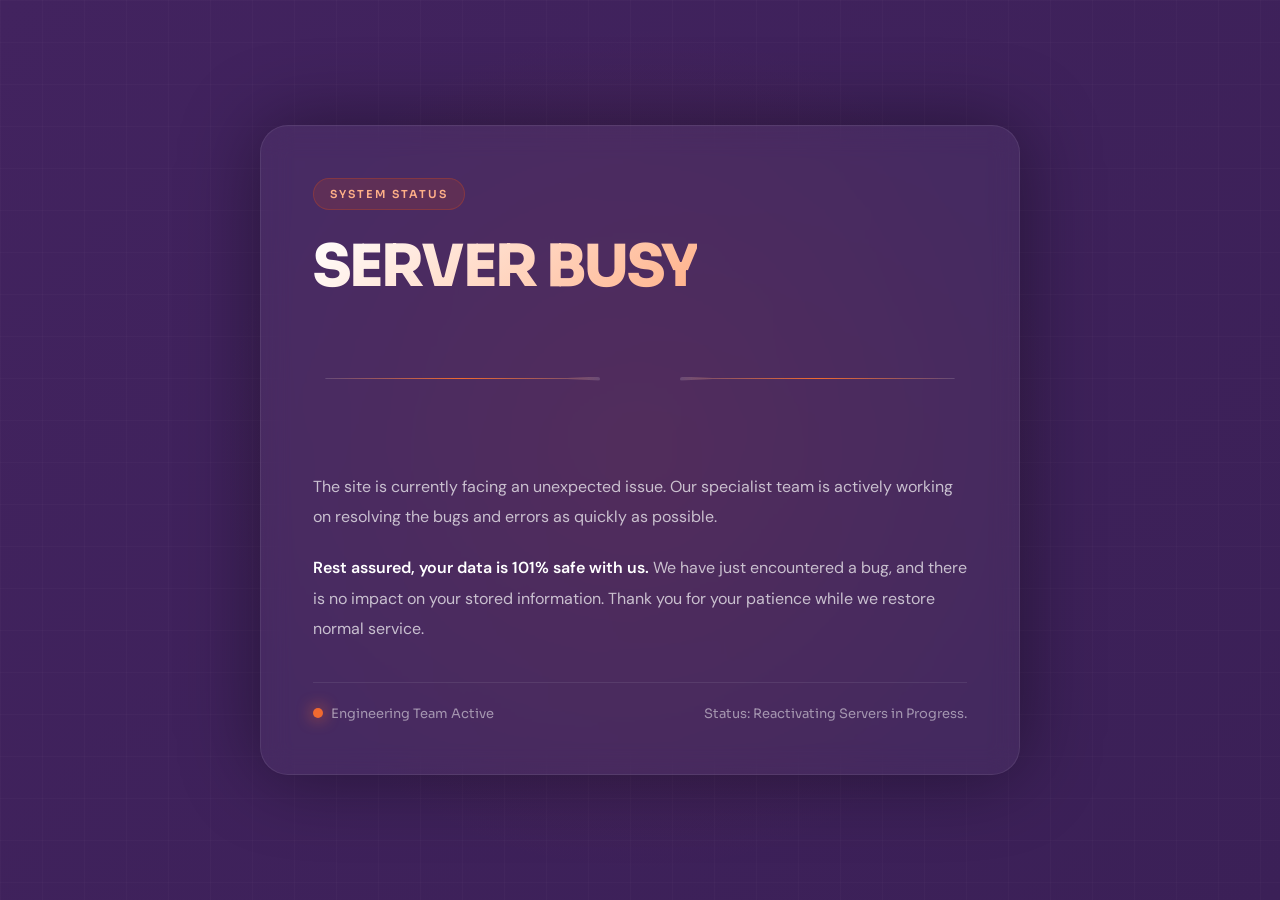
<file: index.html>
<!DOCTYPE html>
<html lang="en">
<head>
<meta charset="UTF-8">
<meta name="viewport" content="width=device-width,initial-scale=1.0">
<title>Server Busy</title>
<link rel="preconnect" href="https://fonts.googleapis.com">
<link href="https://fonts.googleapis.com/css2?family=Sora:wght@400;500;600;700;800&family=DM+Sans:wght@400;500;600&display=swap" rel="stylesheet">
<style>
*{margin:0;padding:0;box-sizing:border-box}
:root{
  --purple:#42235F;
  --purple-dark:#3B2057;
  --orange:#D94A18;
  --orange-dark:#B93D12;
  --orange-light:#F06A30;
  --white:#FFFFFF;
  --surface-soft:#F6F4FA;
  --text:#1A1A2E;
  --muted:#8A8A9E;
  --border:rgba(66,35,95,0.08);
}
html,body{
  height:100%;
  overflow:hidden;
  background:linear-gradient(135deg,var(--purple) 0%,var(--purple-dark) 100%);
  font-family:'DM Sans',sans-serif;
  color:#fff;
}
body{
  display:flex;
  align-items:center;
  justify-content:center;
  position:relative;
}
body:before{
  content:"";
  position:absolute;
  inset:0;
  background:
    radial-gradient(circle at center,rgba(217,74,24,.08),transparent 55%),
    linear-gradient(rgba(255,255,255,.02) 1px,transparent 1px),
    linear-gradient(90deg,rgba(255,255,255,.02) 1px,transparent 1px);
  background-size:100% 100%,42px 42px,42px 42px;
  animation:grid 18s linear infinite;
}
@keyframes grid{
  from{transform:translateY(0)}
  to{transform:translateY(42px)}
}
.card{
  position:relative;
  z-index:2;
  width:min(760px,92%);
  padding:52px;
  background:rgba(255,255,255,.04);
  border:1px solid rgba(255,255,255,.08);
  border-radius:28px;
  backdrop-filter:blur(14px);
  box-shadow:0 0 80px rgba(0,0,0,.4);
}
.badge{
  display:inline-flex;
  align-items:center;
  gap:10px;
  padding:8px 16px;
  border-radius:999px;
  background:rgba(217,74,24,.15);
  border:1px solid rgba(217,74,24,.3);
  font-family:'Sora',sans-serif;
  font-size:11px;
  letter-spacing:.18em;
  text-transform:uppercase;
  color:#FFB088;
  margin-bottom:28px;
  font-weight:600;
}
h1{
  font-family:'Sora',sans-serif;
  font-size:58px;
  font-weight:800;
  line-height:1;
  margin-bottom:28px;
  letter-spacing:-2px;
}
.busy{
  background:linear-gradient(135deg,#FFFFFF 0%,#FFB088 100%);
  -webkit-background-clip:text;
  -webkit-text-fill-color:transparent;
  background-clip:text;
}
.wire{
  display:flex;
  align-items:center;
  justify-content:center;
  margin:22px 0 38px;
  height:110px;
  position:relative;
}
.left,.right{
  height:4px;
  width:42%;
  background:linear-gradient(90deg,rgba(255,255,255,.15),var(--orange-light),rgba(255,255,255,.15));
  position:relative;
  border-radius:2px;
}
.left{
  clip-path:polygon(0 40%,88% 40%,100% 0,100% 100%,88% 60%,0 60%);
}
.right{
  clip-path:polygon(0 0,12% 40%,100% 40%,100% 60%,12% 60%,0 100%);
}
.break{
  width:80px;
  height:80px;
  position:relative;
  display:flex;
  align-items:center;
  justify-content:center;
}
.spark{
  position:absolute;
  width:4px;
  height:28px;
  background:var(--orange-light);
  border-radius:10px;
  transform-origin:center bottom;
  opacity:0;
  animation:spark 1.2s infinite;
}
.spark:nth-child(1){transform:rotate(0deg) translateY(-18px);animation-delay:.1s}
.spark:nth-child(2){transform:rotate(45deg) translateY(-18px);animation-delay:.25s}
.spark:nth-child(3){transform:rotate(90deg) translateY(-18px);animation-delay:.45s}
.spark:nth-child(4){transform:rotate(135deg) translateY(-18px);animation-delay:.65s}
.spark:nth-child(5){transform:rotate(180deg) translateY(-18px);animation-delay:.85s}
.spark:nth-child(6){transform:rotate(225deg) translateY(-18px);animation-delay:1s}
.spark:nth-child(7){transform:rotate(270deg) translateY(-18px);animation-delay:1.15s}
.spark:nth-child(8){transform:rotate(315deg) translateY(-18px);animation-delay:1.3s}
@keyframes spark{
  0%,100%{opacity:0;transform:scale(.2)}
  35%{
    opacity:1;
    box-shadow:
      0 0 12px #fff,
      0 0 24px var(--orange-light),
      0 0 40px var(--orange),
      0 0 70px var(--orange-dark);
  }
  55%{opacity:0}
}
p{
  font-size:16px;
  line-height:1.9;
  color:rgba(255,255,255,.7);
}
.highlight{
  color:#fff;
  font-weight:600;
}
.footer{
  display:flex;
  justify-content:space-between;
  margin-top:38px;
  padding-top:22px;
  border-top:1px solid rgba(255,255,255,.08);
  font-size:13px;
  color:rgba(255,255,255,.5);
  font-family:'Sora',sans-serif;
}
.dot{
  display:inline-block;
  width:10px;
  height:10px;
  border-radius:50%;
  background:var(--orange-light);
  margin-right:8px;
  box-shadow:0 0 16px var(--orange-light);
  animation:pulse 2s infinite;
}
@keyframes pulse{
  50%{transform:scale(1.35);opacity:.5}
}
@media(max-width:700px){
  .card{padding:34px 24px}
  h1{font-size:40px;letter-spacing:-1px}
  .wire{height:90px}
  p{font-size:14px}
  .footer{
    flex-direction:column;
    gap:10px;
    font-size:12px;
  }
}
</style>
</head>
<body>

<div class="card">

<div class="badge">System Status</div>

<h1><span class="busy">SERVER BUSY</span></h1>

<div class="wire">
<div class="left"></div>
<div class="break">
<span class="spark"></span>
<span class="spark"></span>
<span class="spark"></span>
<span class="spark"></span>
<span class="spark"></span>
<span class="spark"></span>
<span class="spark"></span>
<span class="spark"></span>
</div>
<div class="right"></div>
</div>

<p>
The site is currently facing an unexpected issue. Our specialist team is actively working on resolving the bugs and errors as quickly as possible.
</p>

<br>

<p>
<span class="highlight">Rest assured, your data is 101% safe with us.</span> We have just encountered a bug, and there is no impact on your stored information. Thank you for your patience while we restore normal service.
</p>

<div class="footer">
<div><span class="dot"></span>Engineering Team Active</div>
<div>Status: Reactivating Servers in Progress.</div>
</div>

</div>

</body>
</html>
</file>
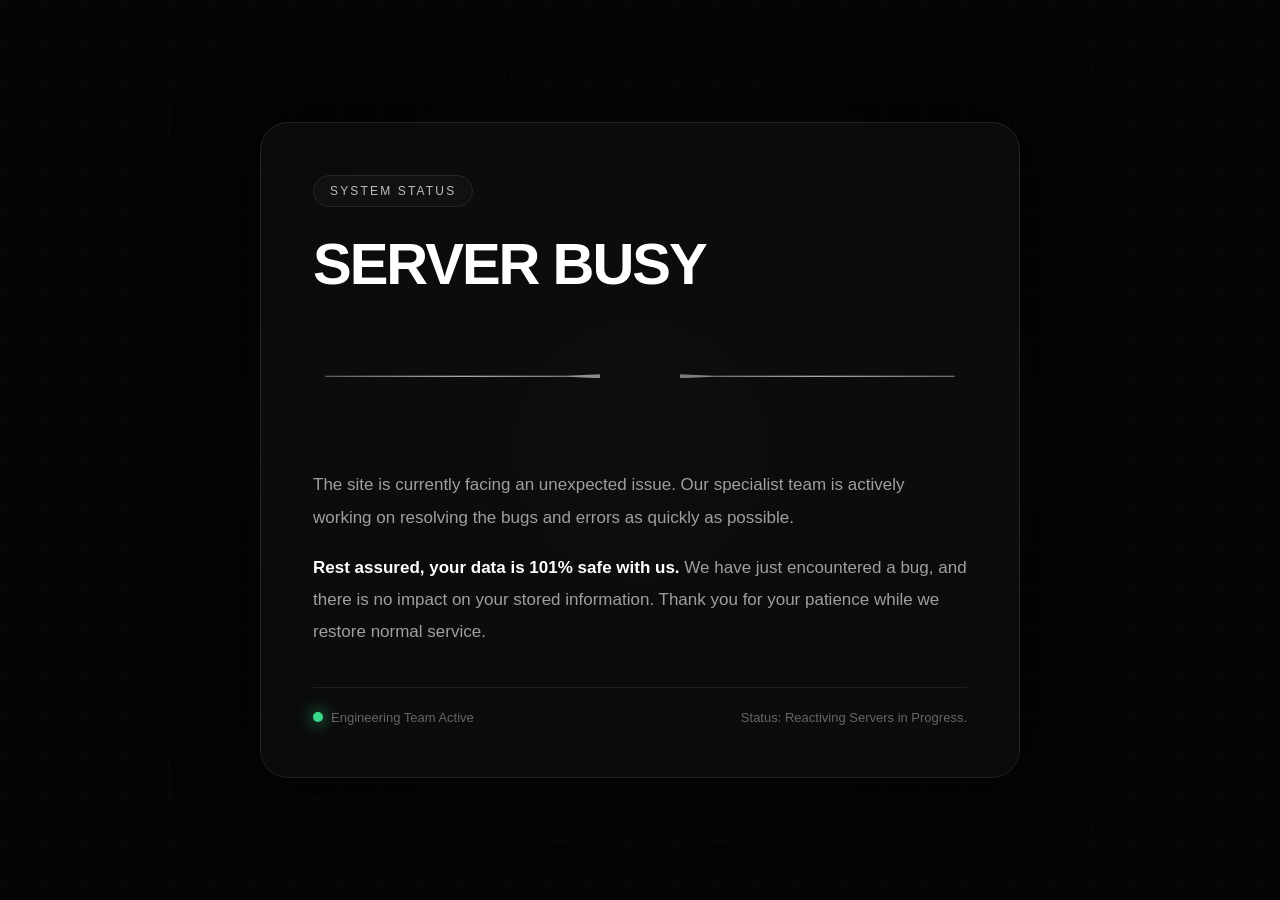
<file: server_index.html>
<!DOCTYPE html>
<html lang="en">
<head>
<meta charset="UTF-8">
<meta name="viewport" content="width=device-width,initial-scale=1.0">
<title>Server Busy</title>
<style>
*{margin:0;padding:0;box-sizing:border-box}
html,body{
height:100%;
overflow:hidden;
background:#050505;
font-family:Inter,Segoe UI,Arial,sans-serif;
color:#fff
}
body{
display:flex;
align-items:center;
justify-content:center;
position:relative
}
body:before{
content:"";
position:absolute;
inset:0;
background:
radial-gradient(circle at center,rgba(255,255,255,.03),transparent 55%),
linear-gradient(rgba(255,255,255,.015) 1px,transparent 1px),
linear-gradient(90deg,rgba(255,255,255,.015) 1px,transparent 1px);
background-size:100% 100%,42px 42px,42px 42px;
animation:grid 18s linear infinite
}
@keyframes grid{
from{transform:translateY(0)}
to{transform:translateY(42px)}
}
.card{
position:relative;
z-index:2;
width:min(760px,92%);
padding:52px;
background:rgba(14,14,14,.82);
border:1px solid #222;
border-radius:28px;
backdrop-filter:blur(14px);
box-shadow:0 0 80px rgba(0,0,0,.7)
}
.badge{
display:inline-flex;
align-items:center;
gap:10px;
padding:8px 16px;
border-radius:999px;
background:#111;
border:1px solid #262626;
font-size:12px;
letter-spacing:.18em;
text-transform:uppercase;
color:#bdbdbd;
margin-bottom:28px
}
h1{
font-size:58px;
font-weight:800;
line-height:1;
margin-bottom:28px;
letter-spacing:-2px
}
.busy{
color:#fff
}
.wire{
display:flex;
align-items:center;
justify-content:center;
margin:22px 0 38px;
height:110px;
position:relative
}
.left,.right{
height:4px;
width:42%;
background:linear-gradient(90deg,#777,#ddd,#888);
position:relative
}
.left{
clip-path:polygon(0 40%,88% 40%,100% 0,100% 100%,88% 60%,0 60%)
}
.right{
clip-path:polygon(0 0,12% 40%,100% 40%,100% 60%,12% 60%,0 100%)
}
.break{
width:80px;
height:80px;
position:relative;
display:flex;
align-items:center;
justify-content:center
}
.spark{
position:absolute;
width:4px;
height:28px;
background:#fff;
border-radius:10px;
transform-origin:center bottom;
opacity:0;
animation:spark 1.2s infinite
}
.spark:nth-child(1){transform:rotate(0deg) translateY(-18px);animation-delay:.1s}
.spark:nth-child(2){transform:rotate(45deg) translateY(-18px);animation-delay:.25s}
.spark:nth-child(3){transform:rotate(90deg) translateY(-18px);animation-delay:.45s}
.spark:nth-child(4){transform:rotate(135deg) translateY(-18px);animation-delay:.65s}
.spark:nth-child(5){transform:rotate(180deg) translateY(-18px);animation-delay:.85s}
.spark:nth-child(6){transform:rotate(225deg) translateY(-18px);animation-delay:1s}
.spark:nth-child(7){transform:rotate(270deg) translateY(-18px);animation-delay:1.15s}
.spark:nth-child(8){transform:rotate(315deg) translateY(-18px);animation-delay:1.3s}
@keyframes spark{
0%,100%{opacity:0;transform:scale(.2)}
35%{
opacity:1;
box-shadow:
0 0 12px #fff,
0 0 24px #fff,
0 0 40px #ffb347,
0 0 70px #ff8800;
}
55%{opacity:0}
}
p{
font-size:17px;
line-height:1.9;
color:#9f9f9f
}
.highlight{
color:#fff;
font-weight:600
}
.footer{
display:flex;
justify-content:space-between;
margin-top:38px;
padding-top:22px;
border-top:1px solid #1f1f1f;
font-size:13px;
color:#666
}
.dot{
display:inline-block;
width:10px;
height:10px;
border-radius:50%;
background:#39d98a;
margin-right:8px;
box-shadow:0 0 16px #39d98a;
animation:pulse 2s infinite
}
@keyframes pulse{
50%{transform:scale(1.35);opacity:.5}
}
@media(max-width:700px){
.card{padding:34px}
h1{font-size:40px}
.wire{height:90px}
p{font-size:15px}
.footer{
flex-direction:column;
gap:10px
}
}
</style>
</head>
<body>

<div class="card">

<div class="badge">System Status</div>

<h1><span class="busy">SERVER BUSY</span></h1>

<div class="wire">
<div class="left"></div>
<div class="break">
<span class="spark"></span>
<span class="spark"></span>
<span class="spark"></span>
<span class="spark"></span>
<span class="spark"></span>
<span class="spark"></span>
<span class="spark"></span>
<span class="spark"></span>
</div>
<div class="right"></div>
</div>

<p>
The site is currently facing an unexpected issue. Our specialist team is actively working on resolving the bugs and errors as quickly as possible.
</p>

<br>

<p>
<span class="highlight">Rest assured, your data is 101% safe with us.</span> We have just encountered a bug, and there is no impact on your stored information. Thank you for your patience while we restore normal service.
</p>

<div class="footer">
<div><span class="dot"></span>Engineering Team Active</div>
<div>Status: Reactiving Servers in Progress.</div>
</div>

</div>

</body>
</html>
</file>
